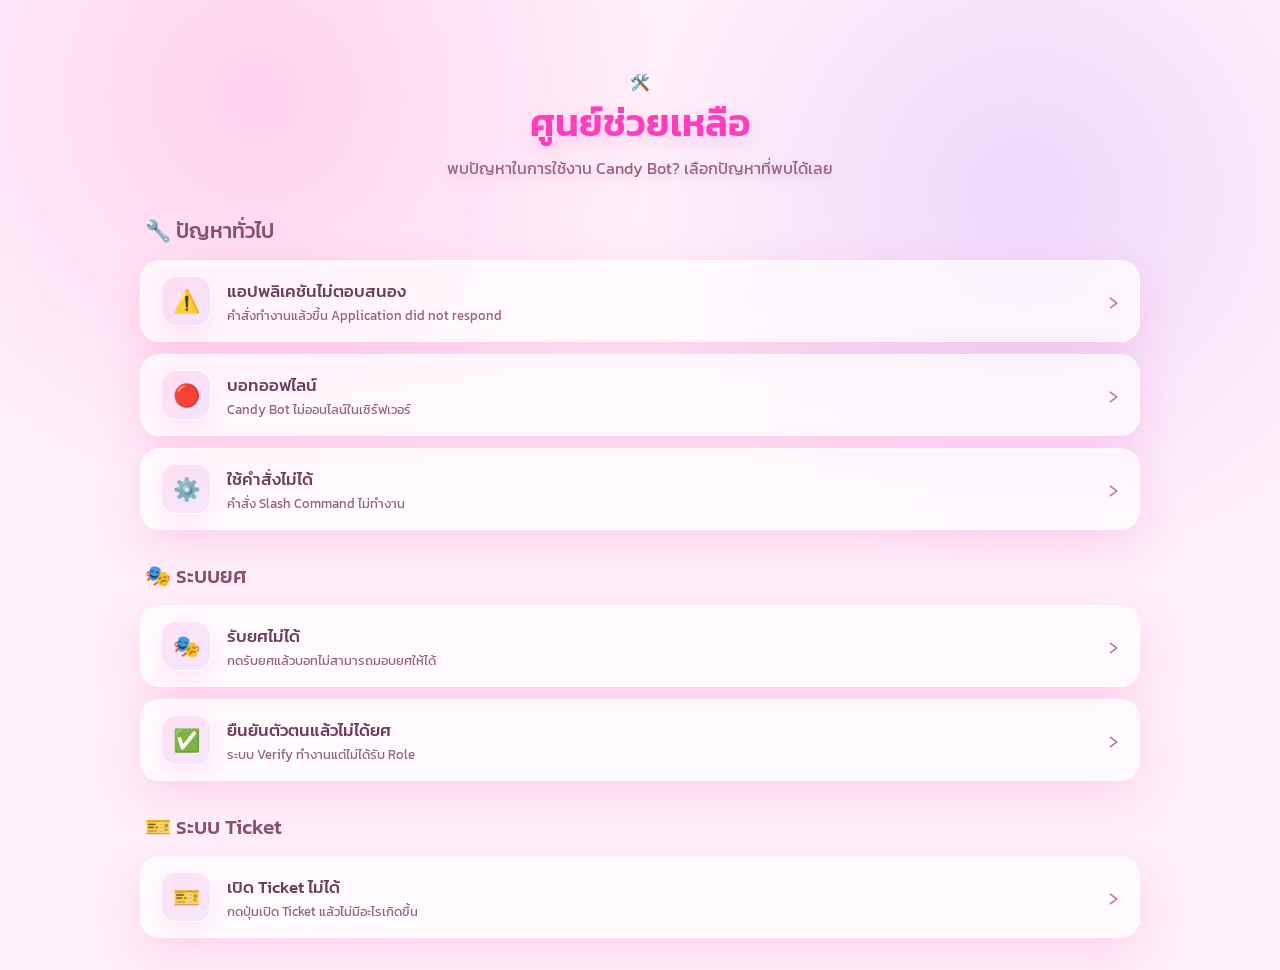
<file: ้help.html>
<!DOCTYPE html>
<html lang="th">
<head>
    <meta charset="UTF-8">
    <meta name="viewport" content="width=device-width, initial-scale=1.0">
    <title>Candy Bot</title>
    <link rel="stylesheet" href="style.css">
</head>

<style>
.help-main {
    width: min(1000px, 90%);
    margin: 70px auto 80px;
}

.help-header {
    text-align: center;
    margin-bottom: 35px;
}

.help-header h1 {
    font-size: 38px;
    font-weight: 600;
    color: var(--pink-dark);
    text-shadow: 0 5px 20px rgba(255, 40, 166, 0.2);
}

.help-header p {
    margin-top: 5px;
    color: var(--muted);
    font-size: 16px;
}

.help-category {
    margin-top: 30px;
}

.help-category h2 {
    margin-bottom: 14px;
    padding-left: 5px;
    color: #87506f;
    font-size: 21px;
    font-weight: 500;
}

.help-list {
    display: flex;
    flex-direction: column;
    gap: 12px;
}

.help-item {
    position: relative;
    display: flex;
    align-items: center;
    gap: 16px;
    width: 100%;
    min-height: 82px;
    padding: 15px 20px;
    text-decoration: none;
    color: var(--text);
    background: var(--card-color);
    backdrop-filter: blur(15px);
    -webkit-backdrop-filter: blur(15px);
    border: 1px solid rgba(255, 255, 255, 0.8);
    border-radius: 20px;
    box-shadow: var(--shadow);
    cursor: pointer;
    transition:
        transform 0.25s ease,
        box-shadow 0.25s ease,
        background 0.25s ease;
}

.help-item:hover {
    transform: translateY(-4px);
    background: rgba(255, 255, 255, 0.82);
    box-shadow:
        0 18px 45px rgba(255, 72, 178, 0.22),
        0 5px 20px rgba(155, 92, 255, 0.08);
}

.help-icon {
    flex-shrink: 0;
    width: 50px;
    height: 50px;
    display: flex;
    align-items: center;
    justify-content: center;
    border-radius: 15px;
    font-size: 22px;
    background:
        linear-gradient(
            135deg,
            rgba(255, 89, 189, 0.16),
            rgba(155, 92, 255, 0.12)
        );
    border: 1px solid rgba(255, 255, 255, 0.8);
    box-shadow:
        0 7px 20px rgba(255, 72, 178, 0.12);
}

.help-content {
    flex: 1;
    min-width: 0;
}

.help-content h3 {
    color: #6f3e5d;
    font-size: 17px;
    font-weight: 500;
}

.help-content p {
    margin-top: 2px;
    color: var(--muted);
    font-size: 13px;
    font-weight: 400;
    text-shadow: none;
}

.arrow {
    flex-shrink: 0;
    color: #bd7ca2;
    font-size: 28px;
    font-weight: 300;
    transition:
        transform 0.25s ease,
        color 0.25s ease;
}

.help-item:hover .arrow {
    color: var(--pink);
    transform: translateX(5px);
}

.help-detail {
    display: none;
    width: min(850px, 90%);
    margin: 40px auto 80px;
    padding: 40px;
    background: rgba(255, 255, 255, 0.68);
    backdrop-filter: blur(18px);
    -webkit-backdrop-filter: blur(18px);
    border: 1px solid rgba(255, 255, 255, 0.85);
    border-radius: 28px;
    box-shadow: var(--shadow);
    animation: helpShow 0.3s ease;
}

.help-detail.active {
    display: block;
}

@keyframes helpShow {
    from {
        opacity: 0;
        transform: translateY(15px);
    }

    to {
        opacity: 1;
        transform: translateY(0);
    }
}

.help-detail h1 {
    color: var(--pink-dark);
    font-size: 32px;
    font-weight: 600;
    margin-bottom: 10px;
}

.help-detail h2 {
    margin-top: 30px;
    margin-bottom: 8px;
    color: #87506f;
    font-size: 20px;
    font-weight: 500;
}

.help-detail p {
    color: var(--muted);
    font-size: 16px;
    line-height: 1.8;
}

.help-detail ol,
.help-detail ul {
    margin-top: 8px;
    padding-left: 25px;
    color: var(--muted);
    line-height: 2;
}

.help-back {
    display: inline-flex;
    align-items: center;
    gap: 7px;
    margin-bottom: 25px;
    padding: 9px 15px;
    color: #a65c84;
    text-decoration: none;
    font-size: 14px;
    background: rgba(255, 255, 255, 0.55);
    border: 1px solid rgba(255, 255, 255, 0.8);
    border-radius: 12px;
    cursor: pointer;
    transition: 0.25s ease;
}

.help-back:hover {
    color: var(--pink-dark);
    background: rgba(255, 255, 255, 0.85);
    transform: translateX(-3px);
}

.help-warning,
.help-info,
.help-success {
    margin-top: 20px;
    padding: 15px 18px;
    border-radius: 15px;
    font-size: 14px;
    line-height: 1.7;
}

.help-warning {
    background: rgba(255, 190, 100, 0.12);
    border: 1px solid rgba(255, 190, 100, 0.25);
    color: #9a6b3a;
}

.help-info {
    background: rgba(155, 92, 255, 0.08);
    border: 1px solid rgba(155, 92, 255, 0.18);
    color: #76549d;
}

.help-success {
    background: rgba(73, 217, 135, 0.10);
    border: 1px solid rgba(73, 217, 135, 0.20);
    color: #43845e;
}

.help-code {
    display: block;
    margin-top: 12px;
    padding: 14px 16px;
    overflow-x: auto;
    background: rgba(30, 20, 30, 0.06);
    border: 1px solid rgba(255, 255, 255, 0.7);
    border-radius: 12px;
    color: #75435f;
    font-family: monospace;
    font-size: 13px;
}

@media (max-width: 700px) {
    .help-main {
        width: 92%;
        margin: 45px auto 60px;
    }

    .help-header h1 {
        font-size: 30px;
    }

    .help-header p {
        font-size: 14px;
    }

    .help-category {
        margin-top: 25px;
    }

    .help-category h2 {
        font-size: 18px;
    }

    .help-item {
        min-height: 72px;
        padding: 12px 14px;
        gap: 12px;
        border-radius: 17px;
    }

    .help-icon {
        width: 43px;
        height: 43px;
        border-radius: 12px;
        font-size: 19px;
    }

    .help-content h3 {
        font-size: 15px;
    }

    .help-content p {
        font-size: 11px;
    }

    .arrow {
        font-size: 24px;
    }

    .help-detail {
        width: 92%;
        padding: 25px 20px;
        border-radius: 22px;
    }

    .help-detail h1 {
        font-size: 27px;
    }

    .help-detail h2 {
        font-size: 18px;
    }

    .help-detail p {
        font-size: 14px;
    }
}
</style>

<body>

<div class="help-main" id="helpList">

    <div class="help-header">
        <span>🛠️</span>
        <div>
            <h1>ศูนย์ช่วยเหลือ</h1>
            <p>พบปัญหาในการใช้งาน Candy Bot? เลือกปัญหาที่พบได้เลย</p>
        </div>
    </div>

    <div class="help-category">
        <h2>🔧 ปัญหาทั่วไป</h2>

        <div class="help-list">

            <div class="help-item" onclick="showHelp('application')">
                <div class="help-icon">⚠️</div>
                <div class="help-content">
                    <h3>แอปพลิเคชันไม่ตอบสนอง</h3>
                    <p>คำสั่งทำงานแล้วขึ้น Application did not respond</p>
                </div>
                <span class="arrow">›</span>
            </div>

            <div class="help-item" onclick="showHelp('offline')">
                <div class="help-icon">🔴</div>
                <div class="help-content">
                    <h3>บอทออฟไลน์</h3>
                    <p>Candy Bot ไม่ออนไลน์ในเซิร์ฟเวอร์</p>
                </div>
                <span class="arrow">›</span>
            </div>

            <div class="help-item" onclick="showHelp('command')">
                <div class="help-icon">⚙️</div>
                <div class="help-content">
                    <h3>ใช้คำสั่งไม่ได้</h3>
                    <p>คำสั่ง Slash Command ไม่ทำงาน</p>
                </div>
                <span class="arrow">›</span>
            </div>

        </div>
    </div>

    <div class="help-category">
        <h2>🎭 ระบบยศ</h2>

        <div class="help-list">

            <div class="help-item" onclick="showHelp('role')">
                <div class="help-icon">🎭</div>
                <div class="help-content">
                    <h3>รับยศไม่ได้</h3>
                    <p>กดรับยศแล้วบอทไม่สามารถมอบยศให้ได้</p>
                </div>
                <span class="arrow">›</span>
            </div>

            <div class="help-item" onclick="showHelp('verify')">
                <div class="help-icon">✅</div>
                <div class="help-content">
                    <h3>ยืนยันตัวตนแล้วไม่ได้ยศ</h3>
                    <p>ระบบ Verify ทำงานแต่ไม่ได้รับ Role</p>
                </div>
                <span class="arrow">›</span>
            </div>

        </div>
    </div>

    <div class="help-category">
        <h2>🎫 ระบบ Ticket</h2>

        <div class="help-list">

            <div class="help-item" onclick="showHelp('ticket')">
                <div class="help-icon">🎫</div>
                <div class="help-content">
                    <h3>เปิด Ticket ไม่ได้</h3>
                    <p>กดปุ่มเปิด Ticket แล้วไม่มีอะไรเกิดขึ้น</p>
                </div>
                <span class="arrow">›</span>
            </div>

        </div>
    </div>

</div>


<div class="help-detail" id="application">

    <button class="help-back" onclick="backToHelp()">← กลับไปหน้าปัญหา</button>

    <h1>⚠️ แอปพลิเคชันไม่ตอบสนอง</h1>

    <p>
        หากใช้คำสั่งของ Candy Bot แล้วขึ้นข้อความ
        <strong>แอปพลิเคชันไม่ตอบสนอง</strong>
        โดยทั่วไปหมายถึงบอทไม่ได้ตอบ Interaction ภายในเวลาที่ Discord กำหนด
    </p>

    <h2>🔧 วิธีแก้ไข</h2>

    <ol>
        <li>ตรวจสอบว่า Candy Bot ยังออนไลน์อยู่หรือไม่</li>
        <li>ลองใช้คำสั่งใหม่อีกครั้ง</li>
        <li>ตรวจสอบว่า Bot มีสิทธิ์ใช้งานในห้องนั้น</li>
        <li>ตรวจสอบ Permission ของ Bot ใน Server</li>
        <li>หากเกิดเฉพาะบางคำสั่ง อาจเป็นปัญหาที่ระบบของคำสั่งนั้น</li>
    </ol>

    <div class="help-info">
        💡 หากลองใหม่แล้วยังไม่หาย ให้รอสักครู่แล้วลองใช้คำสั่งอีกครั้ง
    </div>

</div>


<div class="help-detail" id="offline">

    <button class="help-back" onclick="backToHelp()">← กลับไปหน้าปัญหา</button>

    <h1>🔴 บอทออฟไลน์</h1>

    <p>
        หาก Candy Bot แสดงสถานะ Offline หรือไม่สามารถใช้งานคำสั่งต่าง ๆ ได้
        ให้ตรวจสอบตามขั้นตอนด้านล่าง
    </p>

    <h2>🔧 วิธีแก้ไข</h2>

    <ol>
        <li>ตรวจสอบว่า Candy Bot ยังอยู่ในเซิร์ฟเวอร์หรือไม่</li>
        <li>ตรวจสอบสถานะของบอท</li>
        <li>ลองเชิญ Bot เข้า Server ใหม่หากบอทถูกนำออก</li>
        <li>ตรวจสอบว่า Discord ไม่มีปัญหาขัดข้อง</li>
    </ol>

    <div class="help-warning">
        ⚠️ หากบอทออฟไลน์พร้อมกันหลายเซิร์ฟเวอร์ อาจเป็นปัญหาจากระบบของ Candy Bot
    </div>

</div>


<div class="help-detail" id="command">

    <button class="help-back" onclick="backToHelp()">← กลับไปหน้าปัญหา</button>

    <h1>⚙️ ใช้คำสั่งไม่ได้</h1>

    <p>
        หาก Slash Command ไม่ทำงานหรือไม่พบคำสั่งที่ต้องการ
        ให้ลองตรวจสอบการตั้งค่าของ Discord Server
    </p>

    <h2>🔧 วิธีแก้ไข</h2>

    <ol>
        <li>ตรวจสอบว่า Candy Bot ออนไลน์</li>
        <li>ตรวจสอบว่า Bot มีสิทธิ์ใช้งานคำสั่ง</li>
        <li>ตรวจสอบว่า Discord แสดง Slash Command ของ Candy Bot หรือไม่</li>
        <li>ลองออกจาก Discord แล้วเข้าใหม่</li>
        <li>ลองพิมพ์ชื่อคำสั่งใหม่อีกครั้ง</li>
    </ol>

    <div class="help-info">
        💡 หากเพิ่งเพิ่ม Bot เข้า Server อาจต้องรอสักครู่เพื่อให้คำสั่งแสดงผล
    </div>

</div>


<div class="help-detail" id="role">

    <button class="help-back" onclick="backToHelp()">← กลับไปหน้าปัญหา</button>

    <h1>🎭 รับยศไม่ได้</h1>

    <p>
        หากกดปุ่มรับยศแล้ว Candy Bot ไม่สามารถมอบ Role ให้ได้
        ปัญหาส่วนใหญ่มักเกิดจาก Permission หรือระดับของ Role
    </p>

    <h2>🔧 วิธีแก้ไข</h2>

    <ol>
        <li>เข้า Server Settings</li>
        <li>ไปที่เมนู Roles</li>
        <li>ตรวจสอบ Role ของ Candy Bot</li>
        <li>เลื่อน Role ของ Candy Bot ให้อยู่สูงกว่า Role ที่ต้องการแจก</li>
        <li>ตรวจสอบว่า Bot มี Permission <strong>Manage Roles</strong></li>
    </ol>

    <div class="help-warning">
        ⚠️ Discord ไม่อนุญาตให้ Bot มอบ Role ที่อยู่สูงกว่าหรือเท่ากับ Role สูงสุดของ Bot
    </div>

</div>


<div class="help-detail" id="verify">

    <button class="help-back" onclick="backToHelp()">← กลับไปหน้าปัญหา</button>

    <h1>✅ ยืนยันตัวตนแล้วไม่ได้ยศ</h1>

    <p>
        หากกดปุ่มยืนยันตัวตนสำเร็จ แต่ยังไม่ได้รับ Role
        ให้ตรวจสอบการตั้งค่าระบบ Verify
    </p>

    <h2>🔧 วิธีแก้ไข</h2>

    <ol>
        <li>ตรวจสอบว่า Role สำหรับสมาชิกยังมีอยู่</li>
        <li>ตรวจสอบว่า Role ไม่ได้ถูกลบหรือเปลี่ยนชื่อ</li>
        <li>ตรวจสอบลำดับ Role ของ Candy Bot</li>
        <li>ตรวจสอบว่า Candy Bot มี Permission <strong>Manage Roles</strong></li>
        <li>ลองตั้งค่าระบบ Verify ใหม่</li>
    </ol>

    <div class="help-success">
        ✅ หาก Role อยู่ต่ำกว่า Role ของ Bot และ Bot มี Manage Roles ระบบควรสามารถมอบ Role ได้
    </div>

</div>


<div class="help-detail" id="ticket">

    <button class="help-back" onclick="backToHelp()">← กลับไปหน้าปัญหา</button>

    <h1>🎫 เปิด Ticket ไม่ได้</h1>

    <p>
        หากกดปุ่มเปิด Ticket แล้วไม่มีอะไรเกิดขึ้น
        ให้ตรวจสอบ Permission และการตั้งค่าระบบ Ticket
    </p>

    <h2>🔧 วิธีแก้ไข</h2>

    <ol>
        <li>ตรวจสอบว่า Candy Bot ออนไลน์</li>
        <li>ตรวจสอบว่า Bot มี Permission ใน Category Ticket</li>
        <li>ตรวจสอบว่า Bot สามารถสร้าง Channel ได้</li>
        <li>ตรวจสอบ Permission <strong>Manage Channels</strong></li>
        <li>ตรวจสอบว่าระบบ Ticket ถูกตั้งค่าไว้แล้ว</li>
    </ol>

    <div class="help-info">
        💡 หากกดปุ่มแล้วไม่มีข้อความตอบกลับ อาจเกี่ยวข้องกับ Permission หรือระบบ Ticket ของบอท
    </div>

</div>


<script>
function showHelp(id) {
    document.getElementById("helpList").style.display = "none";

    document.querySelectorAll(".help-detail").forEach(detail => {
        detail.classList.remove("active");
    });

    const selectedHelp = document.getElementById(id);

    if (selectedHelp) {
        selectedHelp.classList.add("active");
        window.scrollTo({
            top: 0,
            behavior: "smooth"
        });
    }
}

function backToHelp() {
    document.querySelectorAll(".help-detail").forEach(detail => {
        detail.classList.remove("active");
    });

    document.getElementById("helpList").style.display = "block";

    window.scrollTo({
        top: 0,
        behavior: "smooth"
    });
}
</script>

<script src="index.js"></script>

</body>
</html>
</file>
<file: style.css>
@import url('https://fonts.googleapis.com/css2?family=Kanit:wght@300;400;500;600;700&display=swap');

* {
    margin: 0;
    padding: 0;
    box-sizing: border-box;
}

:root {
    --font-shadow: 0 4px 10px #edbdd99f;
    --pink: #ff59bd;
    --pink-dark: #ff3ebb;
    --pink-light: #ffd6f0;
    --purple: #9b5cff;
    --cursor: url("./pictures/cursor2.jpg");
    --body-color: #fff0fa;
    --card-color: rgba(255, 255, 255, 0.68);
    --text: #4d2942;
    --muted: #95627f;
    --shadow: 0 15px 45px rgba(255, 72, 178, 0.18);
    --kanit-font: "Kanit", sans-serif;
    --thumbnail: url("./pictures/candy_thumb.webp");
}

html {
    scroll-behavior: smooth;
}

body {
    font-family: var(--kanit-font);
    background:
        radial-gradient(circle at 20% 10%, rgba(255, 117, 204, 0.25), transparent 30%),
        radial-gradient(circle at 80% 20%, rgba(160, 102, 255, 0.18), transparent 30%),
        var(--body-color);
    color: var(--text);
    cursor: var(--cursor);
    min-height: 100vh;
    overflow-x: hidden;
}

p {
    text-shadow: var(--font-shadow);
}

.logo {
    width: 60px;
    height: 50px;
    border-radius: 5px;
}

.header {
    position: sticky;
    top: 20px;
    z-index: 100;
    width: min(92%, 650px);
    height: 62px;
    margin: 20px auto 0;
    display: flex;
    align-items: center;
    justify-content: center;
    border-radius: 22px;
    background: rgba(255, 255, 255, 0.72);
    backdrop-filter: blur(18px);
    -webkit-backdrop-filter: blur(18px);
    border: 1px solid rgba(255, 0, 0, 0.8);
    box-shadow: 0 10px 35px rgba(255, 71, 180, 0.18);
}

#list {
    display: flex;
    align-items: center;
    justify-content: center;
    gap: 8px;
    width: 100%;
}

#list a {
    text-decoration: none;
    color: #7c4265;
    font-size: 16px;
    font-weight: 500;
    padding: 9px 15px;
    border-radius: 13px;
    transition: color 0.25s ease, background 0.25s ease, transform 0.25s ease;
}

#list a:hover {
    color: white;
    background: linear-gradient(135deg, var(--pink), var(--purple));
    transform: translateY(-2px);
    box-shadow: 0 6px 18px rgba(255, 67, 181, 0.25);
}

.image-thumbnail {
    position: relative;
    width: min(1200px, 92%);
    height: 350px;
    margin: 35px auto 0;
    overflow: hidden;
    border-radius: 28px;
    background-image: var(--thumbnail);
    background-repeat: no-repeat;
    background-size: cover;
    background-position: center;
    border: 1px solid rgba(255, 255, 255, 0.8);
    box-shadow: 0 20px 60px rgba(255, 70, 183, 0.2);
}

.thumbnail-overlay {
    position: absolute;
    inset: 0;
    background: linear-gradient(135deg, rgba(255, 103, 200, 0.35), rgba(150, 83, 255, 0.28));
    backdrop-filter: blur(1px);
}

.profile {
    position: relative;
    width: min(900px, 90%);
    min-height: 240px;
    margin: -75px auto 0;
    padding: 35px 45px 35px 230px;
    display: flex;
    align-items: center;
    border-radius: 30px;
    background: rgba(255, 255, 255, 0.78);
    backdrop-filter: blur(20px);
    -webkit-backdrop-filter: blur(20px);
    border: 1px solid rgba(255, 255, 255, 0.85);
    box-shadow: 0 20px 60px rgba(255, 66, 177, 0.2);
    z-index: 10;
}

.profile-data {
    position: absolute;
    left: 35px;
    top: 50%;
    transform: translateY(-50%);
    width: 180px;
    height: 180px;
    overflow: hidden;
    border-radius: 50%;
    background: linear-gradient(135deg, #ff76c8, #a765ff);
    border: 6px solid #fff;
    box-shadow: 0 10px 35px rgba(255, 54, 176, 0.35);
}

.profile-data img {
    width: 100%;
    height: 100%;
    object-fit: cover;
    display: block;
}

.profile-info {
    display: flex;
    flex-direction: column;
    align-items: flex-start;
}

.title-row {
    display: flex;
    align-items: center;
    gap: 10px;
}

.title-logo {
    margin-left: 0;
}

.profile h1 {
    font-size: 52px;
    line-height: 1;
    color: var(--pink-dark);
    text-shadow: 0 5px 20px rgba(255, 40, 166, 0.25);
}

#description {
    margin-top: 8px;
    color: var(--muted);
    font-size: 17px;
}

.status {
    display: flex;
    align-items: center;
    gap: 8px;
    margin-top: 12px;
    padding: 5px 12px;
    border-radius: 20px;
    background: #fff0f9;
    color: #c04a91;
    font-size: 14px;
}

.status-dot {
    width: 9px;
    height: 9px;
    border-radius: 50%;
    background: #49d987;
    box-shadow: 0 0 10px rgba(73, 217, 135, 0.7);
}

.section-card,
.about,
.developer-section {
    width: min(1000px, 90%);
    margin: 80px auto 0;
    text-align: center;
}

.section-card h2,
.about h2,
.developer-section h2 {
    font-size: 34px;
    color: var(--pink-dark);
    margin-bottom: 25px;
}

.cards {
    display: grid;
    grid-template-columns: repeat(3, 1fr);
    gap: 20px;
}

.card {
    padding: 30px 20px;
    border-radius: 24px;
    background: var(--card-color);
    backdrop-filter: blur(15px);
    border: 1px solid rgba(255, 255, 255, 0.8);
    box-shadow: var(--shadow);
    transition: transform 0.25s ease, box-shadow 0.25s ease;
}

.card:hover {
    transform: translateY(-7px);
    box-shadow: 0 20px 50px rgba(255, 70, 180, 0.25);
}

.card h3 {
    color: #87506f;
    font-size: 18px;
}

.card p {
    margin-top: 5px;
    font-size: 30px;
    font-weight: 600;
    color: var(--pink-dark);
}

.about {
    max-width: 700px;
    padding: 40px;
    border-radius: 28px;
    background: rgba(255, 255, 255, 0.6);
    backdrop-filter: blur(15px);
    border: 1px solid rgba(255, 255, 255, 0.8);
    box-shadow: var(--shadow);
}

.about p {
    color: var(--muted);
    font-size: 17px;
    line-height: 1.8;
}

.developer-grid {
    display: grid;
    grid-template-columns: repeat(3, 1fr);
    gap: 20px;
}

.developer-card {
    position: relative;
    overflow: hidden;
    display: flex;
    flex-direction: column;
    align-items: center;
    padding: 30px 20px 28px;
    border-radius: 24px;
    background: var(--card-color);
    backdrop-filter: blur(15px);
    border: 1px solid rgba(255, 255, 255, 0.8);
    box-shadow: var(--shadow);
    transition: transform 0.25s ease, box-shadow 0.25s ease;
}

.developer-card::before {
    content: "";
    position: absolute;
    top: 0;
    left: 0;
    right: 0;
    height: 80px;
    background: linear-gradient(135deg, var(--pink), var(--purple));
}

.developer-card:hover {
    transform: translateY(-7px);
    box-shadow: 0 20px 50px rgba(255, 70, 180, 0.25);
}

.profile-dev {
    position: relative;
    width: 100px;
    height: 100px;
    border-radius: 50%;
    border: 5px solid #fff;
    background-color: #9b5cff;
    background-size: cover;
    background-position: center;
    box-shadow: 0 8px 24px rgba(255, 54, 176, 0.35);
}

.profile-dev-yandev {
    background-image: url("./pictures/yandev-img.webp");
}

.profile-dev-ami {
    background-image: url("./pictures/ami_img.webp");
}

.profile-dev-shiba {
    background-image: url("./pictures/shiba_img.webp");
}

.text-name {
    margin-top: 14px;
    font-size: 26px;
    font-weight: 600;
    line-height: 1.2;
    color: var(--pink-dark);
    overflow-wrap: anywhere;
}

.developer-tag {
    margin-top: 8px;
    padding: 4px 14px;
    border-radius: 20px;
    background: #fff0f9;
    color: #c04a91;
    font-size: 14px;
    text-shadow: none;
    overflow-wrap: anywhere;
}

footer {
    margin-top: 80px;
    padding: 30px;
    text-align: center;
    color: #a56889;
    font-size: 14px;
}

@media (max-width: 700px) {
    .header {
        width: 94%;
    }

    #list {
        gap: 0;
    }

    #list a {
        padding: 8px 9px;
        font-size: 13px;
    }

    .image-thumbnail {
        height: 240px;
        border-radius: 20px;
    }

    .profile {
        width: 90%;
        margin-top: -60px;
        padding: 115px 25px 30px;
        min-height: 280px;
        justify-content: center;
        text-align: center;
    }

    .profile-data {
        width: 130px;
        height: 130px;
        left: 50%;
        top: 0;
        transform: translate(-50%, -35px);
    }

    .profile-info {
        align-items: center;
    }

    .title-row {
        justify-content: center;
    }

    .profile h1 {
        font-size: 42px;
    }

    .cards {
        grid-template-columns: 1fr;
    }

    .about {
        padding: 30px 20px;
    }

    .developer-grid {
        grid-template-columns: 1fr;
        max-width: 340px;
        margin: 0 auto;
    }
}


.help-main {
    margin: 0 auto;
}
</file>
